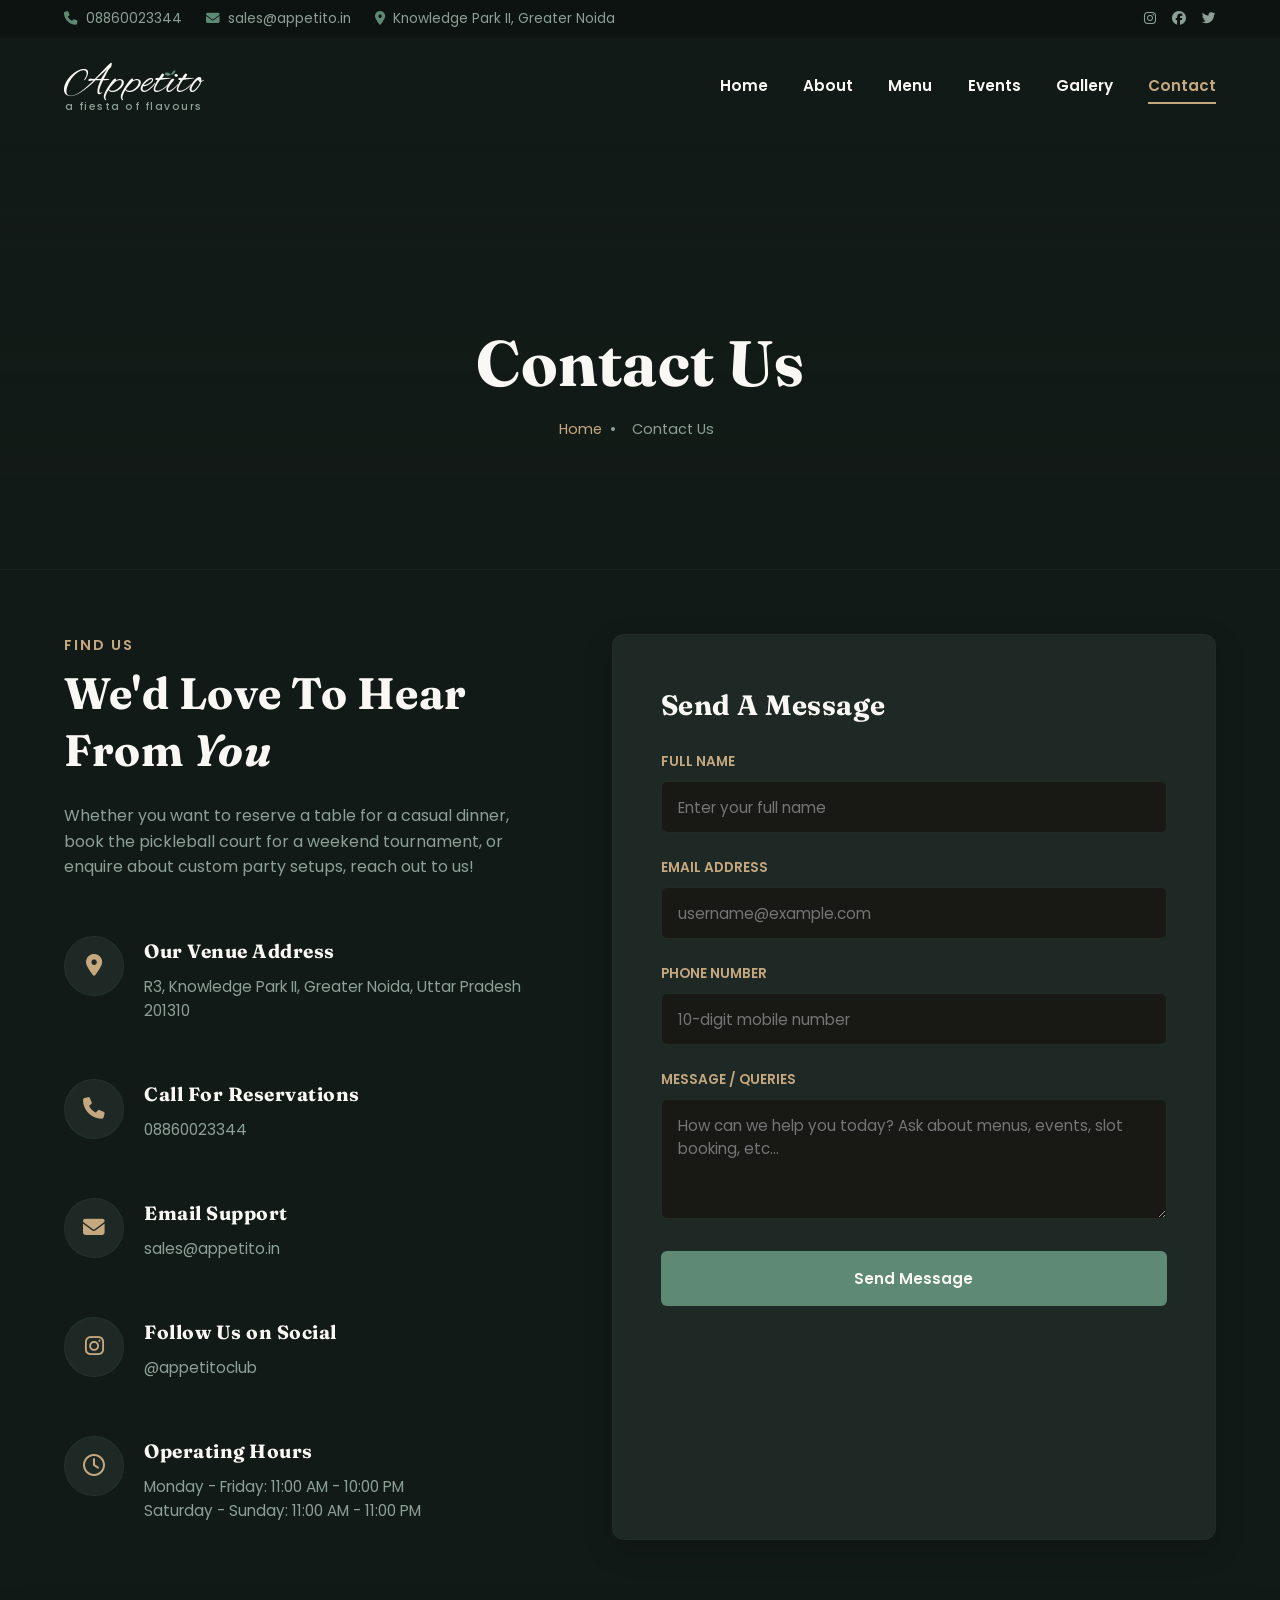
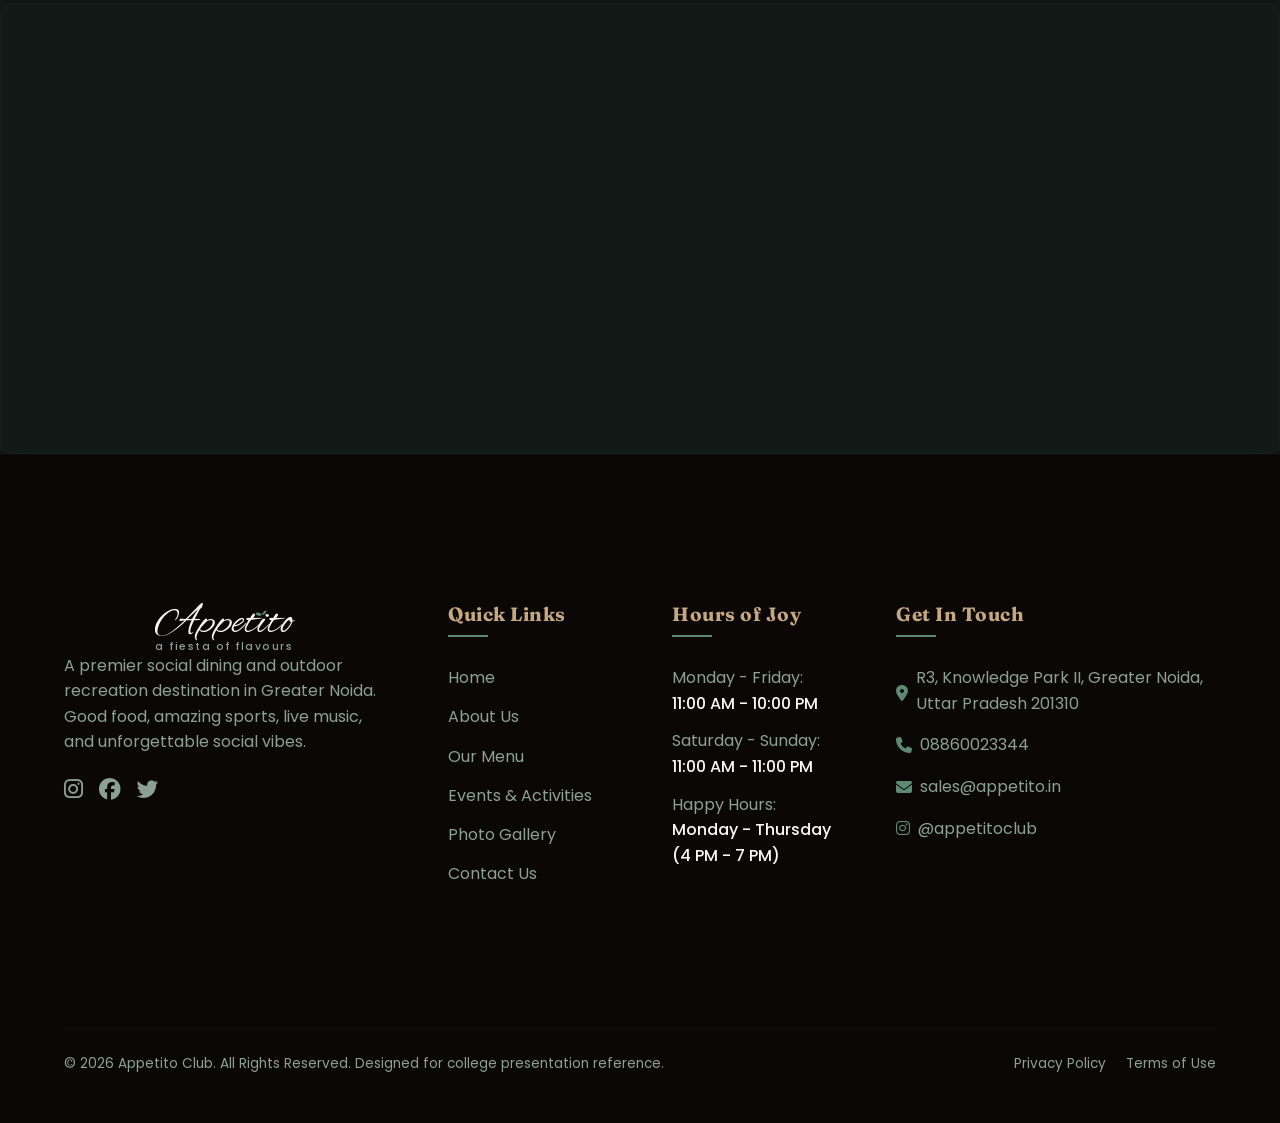
<file: contact.html>
<!DOCTYPE html>
<html lang="en">
<head>
  <meta charset="UTF-8">
  <meta name="viewport" content="width=device-width, initial-scale=1.0">
  <title>Contact Us | Appetito Club</title>
  <!-- SEO Meta Tags -->
  <meta name="description" content="Get in touch with Appetito Club in Greater Noida. Book tables, enquire about party events, sports, or view our location map.">
  
  <!-- Google Fonts -->
  <link rel="preconnect" href="https://fonts.googleapis.com">
  <link rel="preconnect" href="https://fonts.gstatic.com" crossorigin>
  <link href="https://fonts.googleapis.com/css2?family=Alex+Brush&family=Fraunces:ital,opsz,wght@0,9..144,400..900;1,9..144,400..900&family=Poppins:wght@300;400;500;600;700;800&family=Work+Sans:wght@400;500;600&display=swap" rel="stylesheet">
  
  <!-- Font Awesome Icons -->
  <link rel="stylesheet" href="https://cdnjs.cloudflare.com/ajax/libs/font-awesome/6.4.0/css/all.min.css">
  
  <!-- Custom Stylesheet -->
  <link rel="stylesheet" href="css/style.css">
</head>
<body>

  <!-- ==========================================
     Top Contact & Info Bar
     ========================================== -->
  <div class="top-bar">
    <div class="top-bar-content">
      <div class="top-info-left">
        <span class="info-item">
          <i class="fa-solid fa-phone"></i> 
          <a href="tel:08860023344">08860023344</a>
        </span>
        <span class="info-item">
          <i class="fa-solid fa-envelope"></i> 
          <a href="mailto:sales@appetito.in">sales@appetito.in</a>
        </span>
        <span class="info-item">
          <i class="fa-solid fa-location-dot"></i> 
          <span>Knowledge Park II, Greater Noida</span>
        </span>
      </div>
      <div class="social-links">
        <a href="https://instagram.com/appetitoclub" target="_blank" aria-label="Instagram"><i class="fa-brands fa-instagram"></i></a>
        <a href="#" aria-label="Facebook"><i class="fa-brands fa-facebook"></i></a>
        <a href="#" aria-label="Twitter"><i class="fa-brands fa-twitter"></i></a>
      </div>
    </div>
  </div>

  <!-- ==========================================
     Sticky Navigation Header
     ========================================== -->
  <header>
    <nav class="navbar">
      <div class="navbar-container">
        <a href="index.html" class="logo-brand">
          <div class="logo-main-wrapper">
            <span class="logo-main-text">Appetito</span>
            <svg class="logo-leaves-svg" viewBox="0 0 24 24" xmlns="http://www.w3.org/2000/svg">
              <path d="M12,12 C9.5,8 6,8 4.5,10 C6,12.5 9,13 12,12 Z"></path>
              <path d="M12,12 C13,8.5 15.5,6.5 18,7 C17.5,9.5 15,12 12,12 Z"></path>
            </svg>
          </div>
          <div class="logo-sub-text">a fiesta of flavours</div>
        </a>
        
        <ul class="nav-menu">
          <li><a href="index.html" class="nav-link">Home</a></li>
          <li><a href="about.html" class="nav-link">About</a></li>
          <li><a href="menu.html" class="nav-link">Menu</a></li>
          <li><a href="events.html" class="nav-link">Events</a></li>
          <li><a href="gallery.html" class="nav-link">Gallery</a></li>
          <li><a href="contact.html" class="nav-link active">Contact</a></li>
        </ul>
        
        <button class="hamburger" aria-label="Toggle navigation menu">
          <i class="fa-solid fa-bars"></i>
        </button>
      </div>
    </nav>
  </header>

  <!-- ==========================================
     Sub-page Banner
     ========================================== -->
  <section class="page-banner">
    <div class="container reveal">
      <h1>Contact Us</h1>
      <div class="breadcrumbs">
        <a href="index.html">Home</a><span>&bull;</span><span>Contact Us</span>
      </div>
    </div>
  </section>

  <!-- ==========================================
     Contact Grid Section
     ========================================== -->
  <section class="container reveal">
    <div class="contact-grid">
      
      <!-- Left Column: Contact details -->
      <div class="contact-info-list reveal delay-1">
        <div>
          <span class="section-tagline">Find Us</span>
          <h2>We'd Love To Hear <br>From <em>You</em></h2>
          <p>Whether you want to reserve a table for a casual dinner, book the pickleball court for a weekend tournament, or enquire about custom party setups, reach out to us!</p>
        </div>
        
        <!-- Detail Block 1 -->
        <div class="contact-block">
          <div class="contact-block-icon">
            <i class="fa-solid fa-location-dot"></i>
          </div>
          <div class="contact-block-details">
            <h3>Our Venue Address</h3>
            <p>R3, Knowledge Park II, Greater Noida, Uttar Pradesh 201310</p>
          </div>
        </div>

        <!-- Detail Block 2 -->
        <div class="contact-block">
          <div class="contact-block-icon">
            <i class="fa-solid fa-phone"></i>
          </div>
          <div class="contact-block-details">
            <h3>Call For Reservations</h3>
            <p><a href="tel:08860023344">08860023344</a></p>
          </div>
        </div>

        <!-- Detail Block 3 -->
        <div class="contact-block">
          <div class="contact-block-icon">
            <i class="fa-solid fa-envelope"></i>
          </div>
          <div class="contact-block-details">
            <h3>Email Support</h3>
            <p><a href="mailto:sales@appetito.in">sales@appetito.in</a></p>
          </div>
        </div>

        <!-- Detail Block 4 -->
        <div class="contact-block">
          <div class="contact-block-icon">
            <i class="fa-brands fa-instagram"></i>
          </div>
          <div class="contact-block-details">
            <h3>Follow Us on Social</h3>
            <p><a href="https://instagram.com/appetitoclub" target="_blank">@appetitoclub</a></p>
          </div>
        </div>

        <!-- Detail Block 5 -->
        <div class="contact-block">
          <div class="contact-block-icon">
            <i class="fa-regular fa-clock"></i>
          </div>
          <div class="contact-block-details">
            <h3>Operating Hours</h3>
            <p>Monday - Friday: 11:00 AM - 10:00 PM <br>Saturday - Sunday: 11:00 AM - 11:00 PM</p>
          </div>
        </div>
      </div>
      
      <!-- Right Column: Interactive Form -->
      <div class="contact-form-wrapper reveal delay-2">
        <h3>Send A Message</h3>
        <form id="contactForm" novalidate>
          <div class="form-group">
            <label for="contact-name">Full Name</label>
            <input type="text" id="contact-name" class="form-control" placeholder="Enter your full name" required>
            <div class="error-msg"></div>
          </div>
          
          <div class="form-group">
            <label for="contact-email">Email Address</label>
            <input type="email" id="contact-email" class="form-control" placeholder="username@example.com" required>
            <div class="error-msg"></div>
          </div>
          
          <div class="form-group">
            <label for="contact-phone">Phone Number</label>
            <input type="tel" id="contact-phone" class="form-control" placeholder="10-digit mobile number" required>
            <div class="error-msg"></div>
          </div>
          
          <div class="form-group">
            <label for="contact-message">Message / Queries</label>
            <textarea id="contact-message" class="form-control" placeholder="How can we help you today? Ask about menus, events, slot booking, etc..." required></textarea>
            <div class="error-msg"></div>
          </div>
          
          <button type="submit" class="btn btn-primary" style="width: 100%; border-radius: 6px;">Send Message</button>
        </form>
      </div>
      
    </div>
  </section>

  <!-- ==========================================
     Google Map Section
     ========================================== -->
  <section class="map-section reveal">
    <div class="map-container">
      <iframe src="https://www.google.com/maps/embed?pb=!1m18!1m12!1m3!1d3504.6067098485293!2d77.49132227632616!3d28.491344675742686!2m3!1f0!2f0!3f0!3m2!1i1024!2i768!4f13.1!3m3!1m2!1s0x390cc1ff87c88cd3%3A0x9d5e3f46f3630f97!2sKnowledge%20Park%20II%2C%20Greater%20Noida%2C%20Uttar%20Pradesh%20201310!5e0!3m2!1sen!2sin!4v1718974500000!5m2!1sen!2sin" allowfullscreen="" loading="lazy"></iframe>
    </div>
  </section>

  <!-- ==========================================
     Footer Section
     ========================================== -->
  <footer>
    <div class="footer-grid container">
      <!-- Footer Col 1 -->
      <div class="footer-col">
        <a href="index.html" class="logo-brand">
          <div class="logo-main-wrapper">
            <span class="logo-main-text">Appetito</span>
            <svg class="logo-leaves-svg" viewBox="0 0 24 24" xmlns="http://www.w3.org/2000/svg">
              <path d="M12,12 C9.5,8 6,8 4.5,10 C6,12.5 9,13 12,12 Z"></path>
              <path d="M12,12 C13,8.5 15.5,6.5 18,7 C17.5,9.5 15,12 12,12 Z"></path>
            </svg>
          </div>
          <div class="logo-sub-text">a fiesta of flavours</div>
        </a>
        <p>A premier social dining and outdoor recreation destination in Greater Noida. Good food, amazing sports, live music, and unforgettable social vibes.</p>
        <div class="social-links" style="margin-top: 1.5rem;">
          <a href="https://instagram.com/appetitoclub" target="_blank" aria-label="Instagram"><i class="fa-brands fa-instagram" style="font-size: 1.35rem;"></i></a>
          <a href="#" aria-label="Facebook"><i class="fa-brands fa-facebook" style="font-size: 1.35rem;"></i></a>
          <a href="#" aria-label="Twitter"><i class="fa-brands fa-twitter" style="font-size: 1.35rem;"></i></a>
        </div>
      </div>
      
      <!-- Footer Col 2 -->
      <div class="footer-col">
        <h4>Quick Links</h4>
        <ul class="footer-links">
          <li><a href="index.html">Home</a></li>
          <li><a href="about.html">About Us</a></li>
          <li><a href="menu.html">Our Menu</a></li>
          <li><a href="events.html">Events &amp; Activities</a></li>
          <li><a href="gallery.html">Photo Gallery</a></li>
          <li><a href="contact.html">Contact Us</a></li>
        </ul>
      </div>
      
      <!-- Footer Col 3 -->
      <div class="footer-col footer-hours">
        <h4>Hours of Joy</h4>
        <p>Monday - Friday: <br><span>11:00 AM - 10:00 PM</span></p>
        <p>Saturday - Sunday: <br><span>11:00 AM - 11:00 PM</span></p>
        <p>Happy Hours: <br><span>Monday - Thursday (4 PM - 7 PM)</span></p>
      </div>
      
      <!-- Footer Col 4 -->
      <div class="footer-col">
        <h4>Get In Touch</h4>
        <div class="footer-contact-details" style="display: flex; flex-direction: column; gap: 1rem;">
          <div class="info-item">
            <i class="fa-solid fa-location-dot" style="margin-top: 0.25rem;"></i>
            <span>R3, Knowledge Park II, Greater Noida, Uttar Pradesh 201310</span>
          </div>
          <div class="info-item">
            <i class="fa-solid fa-phone"></i>
            <a href="tel:08860023344">08860023344</a>
          </div>
          <div class="info-item">
            <i class="fa-solid fa-envelope"></i>
            <a href="mailto:sales@appetito.in">sales@appetito.in</a>
          </div>
          <div class="info-item">
            <i class="fa-brands fa-instagram"></i>
            <a href="https://instagram.com/appetitoclub" target="_blank">@appetitoclub</a>
          </div>
        </div>
      </div>
    </div>
    
    <div class="footer-bottom container" style="padding-top: 1.5rem; padding-bottom: 0;">
      <p>&copy; 2026 Appetito Club. All Rights Reserved. Designed for college presentation reference.</p>
      <p>
        <a href="#" style="margin-right: 1rem;">Privacy Policy</a>
        <a href="#">Terms of Use</a>
      </p>
    </div>
  </footer>

  <!-- Main JavaScript -->
  <script src="js/script.js"></script>
</body>
</html>
</file>
<file: css/style.css>
/* 
   Appetito Club - Styling Sheet
   College Project Presentation Reference
   Contains styling for layout, components, custom animations, transitions, and responsive styles.
*/

/* ==========================================
   1. Design Tokens & CSS Variables
   ========================================== */
:root {
  /* Color Palette */
  --bg-primary: #121A17;      /* Deep Forest Slate Green */
  --bg-secondary: #1E2824;    /* Cozy Dark Sage Card Bg */
  --bg-light: #1E2824;        /* Cozy Dark Sage Background */
  --bg-dark: #0D1311;         /* Extra Deep Charcoal for Hero/Footer */
  
  --accent-terracotta: #5E8A75; /* Sage Leaf Green */
  --accent-gold: #C5A880;       /* Warm Antique Gold */
  
  --text-light: #FAF8F5;      /* High-Contrast Cream Text for Headings */
  --text-muted: #8CA097;      /* Muted Sage-Grey Text */
  --text-dark: #E2EAE6;       /* Soft Cream Text for Body Copy */
  
  /* Typography */
  --font-heading: 'Fraunces', 'Playfair Display', Georgia, serif;
  --font-body: 'Poppins', 'Work Sans', sans-serif;
  
  /* Layout & Spacing */
  --header-height: 80px;
  --transition-smooth: all 0.4s cubic-bezier(0.25, 0.46, 0.45, 0.94);
  --border-radius: 12px;
  --shadow-premium: 0 10px 30px rgba(0, 0, 0, 0.2);
  --shadow-glow: 0 0 20px rgba(94, 138, 117, 0.15);
}

/* ==========================================
   2. Base Reset & Typography Setup
   ========================================== */
*, *::before, *::after {
  margin: 0;
  padding: 0;
  box-sizing: border-box;
}

html {
  scroll-behavior: smooth;
}

body {
  background-color: var(--bg-primary);
  color: var(--text-dark);
  font-family: var(--font-body);
  font-size: 16px;
  line-height: 1.6;
  overflow-x: hidden;
}

h1, h2, h3, h4, h5, h6 {
  font-family: var(--font-heading);
  font-weight: 700;
  letter-spacing: 0.5px;
  color: var(--text-light);
}

h1 {
  font-size: 3.5rem;
  line-height: 1.2;
}

h2 {
  font-size: 2.75rem;
  line-height: 1.3;
  margin-bottom: 1.5rem;
}

p {
  color: var(--text-muted);
  margin-bottom: 1rem;
}

a {
  text-decoration: none;
  color: inherit;
  transition: var(--transition-smooth);
}

/* ==========================================
   3. Shared & Decorative Components
   ========================================== */
.container {
  width: 90%;
  max-width: 1200px;
  margin: 0 auto;
  padding: 4rem 0;
}

/* Dynamic Scroll Animations via Intersection Observer */
.reveal {
  opacity: 0;
  transform: translateY(40px);
  transition: opacity 0.8s ease, transform 0.8s ease;
}

.reveal.active {
  opacity: 1;
  transform: translateY(0);
}

.delay-1 { transition-delay: 0.15s; }
.delay-2 { transition-delay: 0.3s; }
.delay-3 { transition-delay: 0.45s; }

/* Custom Buttons with Glow & Hover Effects */
.btn {
  display: inline-flex;
  align-items: center;
  justify-content: center;
  padding: 0.9rem 2.2rem;
  font-family: var(--font-body);
  font-weight: 600;
  font-size: 0.95rem;
  border-radius: 50px;
  cursor: pointer;
  transition: var(--transition-smooth);
  border: 2px solid transparent;
}

.btn-primary {
  background-color: var(--accent-terracotta);
  color: var(--text-light);
}

.btn-primary:hover {
  transform: translateY(-3px) scale(1.03);
  box-shadow: var(--shadow-glow);
  background-color: #e8703a;
}

.btn-secondary {
  background-color: transparent;
  color: var(--accent-gold);
  border-color: var(--accent-gold);
}

.btn-secondary:hover {
  background-color: var(--accent-gold);
  color: var(--bg-primary);
  transform: translateY(-3px) scale(1.03);
  box-shadow: 0 0 20px rgba(212, 162, 78, 0.3);
}

/* Section Header styling */
.section-header {
  text-align: center;
  max-width: 700px;
  margin: 0 auto 4rem;
}

.section-tagline {
  color: var(--accent-gold);
  text-transform: uppercase;
  font-size: 0.9rem;
  font-weight: 600;
  letter-spacing: 2px;
  margin-bottom: 0.5rem;
  display: block;
}

.section-title {
  position: relative;
  display: inline-block;
  padding-bottom: 1rem;
}

.section-title::after {
  content: '';
  position: absolute;
  bottom: 0;
  left: 50%;
  transform: translateX(-50%);
  width: 80px;
  height: 3px;
  background: linear-gradient(90deg, var(--accent-terracotta), var(--accent-gold));
}

/* ==========================================
   4. Sticky Navbar & Contact Info Bar
   ========================================== */
.top-bar {
  background-color: var(--bg-dark);
  border-bottom: 1px solid rgba(94, 138, 117, 0.06);
  padding: 0.5rem 0;
  font-size: 0.85rem;
}

.top-bar-content {
  display: flex;
  justify-content: space-between;
  align-items: center;
  width: 90%;
  max-width: 1200px;
  margin: 0 auto;
}

.top-info-left {
  display: flex;
  gap: 1.5rem;
}

.info-item {
  display: flex;
  align-items: center;
  gap: 0.5rem;
  color: var(--text-muted);
}

.info-item i {
  color: var(--accent-terracotta);
}

.info-item a:hover {
  color: var(--accent-terracotta);
}

.social-links {
  display: flex;
  gap: 1rem;
}

.social-links a {
  color: var(--text-muted);
}

.social-links a:hover {
  color: var(--accent-terracotta);
}

header {
  position: sticky;
  top: 0;
  z-index: 1000;
  transition: var(--transition-smooth);
}

.navbar {
  background-color: transparent;
  padding: 1.25rem 0;
  transition: var(--transition-smooth);
}

header.scrolled .navbar {
  background-color: rgba(18, 26, 23, 0.96);
  backdrop-filter: blur(12px);
  -webkit-backdrop-filter: blur(12px);
  padding: 0.85rem 0;
  box-shadow: 0 5px 25px rgba(0, 0, 0, 0.25);
  border-bottom: 1px solid rgba(94, 138, 117, 0.1);
}

.navbar-container {
  display: flex;
  justify-content: space-between;
  align-items: center;
  width: 90%;
  max-width: 1200px;
  margin: 0 auto;
}

.logo-brand {
  display: flex;
  flex-direction: column;
  align-items: center;
  line-height: 1;
  text-decoration: none;
  position: relative;
  transition: var(--transition-smooth);
}

.logo-main-wrapper {
  position: relative;
  display: inline-block;
  padding-top: 5px;
}

.logo-main-text {
  font-family: 'Alex Brush', cursive;
  font-size: 2.6rem;
  color: var(--text-light); /* Cream white */
  font-weight: 400;
  letter-spacing: 1px;
  transition: var(--transition-smooth);
}

.logo-leaves-svg {
  position: absolute;
  top: 6px;
  right: 22px; /* Positioned exactly on top of the 'ti' */
  width: 20px;
  height: 20px;
  fill: var(--accent-terracotta);
  transform: rotate(-5deg);
  transition: var(--transition-smooth);
}

.logo-sub-text {
  font-family: var(--font-body);
  font-size: 0.65rem;
  letter-spacing: 1.5px;
  text-transform: lowercase;
  color: var(--text-muted);
  margin-top: -3px;
  font-weight: 500;
  transition: var(--transition-smooth);
}

/* Sizing updates on scroll state */
header.scrolled .logo-main-text {
  font-size: 2.2rem;
}

header.scrolled .logo-leaves-svg {
  top: 5px;
  right: 18px;
  width: 17px;
  height: 17px;
}

header.scrolled .logo-sub-text {
  font-size: 0.55rem;
  letter-spacing: 1px;
  margin-top: -2px;
}

.nav-menu {
  display: flex;
  list-style: none;
  gap: 2.2rem;
}

.nav-link {
  font-size: 0.95rem;
  font-weight: 550;
  color: var(--text-light); /* Always light cream */
  position: relative;
  padding: 0.5rem 0;
  transition: var(--transition-smooth);
}

.nav-link:hover, .nav-link.active {
  color: var(--accent-gold) !important;
}

.nav-link::after {
  content: '';
  position: absolute;
  bottom: 0;
  left: 0;
  width: 0;
  height: 2px;
  background-color: var(--accent-gold);
  transition: var(--transition-smooth);
}

.nav-link:hover::after, .nav-link.active::after {
  width: 100%;
}

.hamburger {
  display: none;
  cursor: pointer;
  background: none;
  border: none;
  color: var(--text-light);
  font-size: 1.5rem;
}

/* ==========================================
   5. Hero Section & Parallax
   ========================================== */
.hero {
  position: relative;
  height: 90vh;
  min-height: 600px;
  display: flex;
  align-items: center;
  overflow: hidden;
}

.hero-bg {
  position: absolute;
  top: 0;
  left: 0;
  width: 100%;
  height: 120%; /* Large for parallax */
  background-size: cover;
  background-position: center;
  z-index: -2;
  will-change: transform;
}

.hero-overlay {
  position: absolute;
  top: 0;
  left: 0;
  width: 100%;
  height: 100%;
  background: linear-gradient(
    to bottom,
    rgba(21, 15, 13, 0.4) 0%,
    rgba(21, 15, 13, 0.85) 80%,
    var(--bg-primary) 100%
  );
  z-index: -1;
}

.hero-content {
  width: 90%;
  max-width: 1200px;
  margin: 0 auto;
  text-align: left;
}

.hero-tag {
  color: var(--accent-gold);
  text-transform: uppercase;
  letter-spacing: 3px;
  font-weight: 600;
  margin-bottom: 1rem;
  display: inline-block;
  font-size: 0.95rem;
}

.hero h1 {
  font-size: 4.5rem;
  max-width: 800px;
  margin-bottom: 1.5rem;
  text-shadow: 2px 4px 10px rgba(0, 0, 0, 0.5);
}

.hero h1 em {
  font-family: var(--font-heading);
  font-style: italic;
  font-weight: 400;
  color: var(--accent-terracotta);
}

.hero p {
  font-size: 1.25rem;
  max-width: 600px;
  color: var(--text-light);
  margin-bottom: 2.5rem;
  text-shadow: 1px 2px 5px rgba(0, 0, 0, 0.5);
}

.hero-ctas {
  display: flex;
  gap: 1.5rem;
}

/* ==========================================
   6. Scrolling Marquee Divider
   ========================================== */
.marquee-container {
  overflow: hidden;
  background-color: var(--accent-terracotta);
  color: var(--text-light);
  padding: 1rem 0;
  white-space: nowrap;
  position: relative;
  display: flex;
}

.marquee-content {
  display: inline-block;
  animation: marquee 25s linear infinite;
  font-family: var(--font-heading);
  font-weight: 800;
  font-size: 1.25rem;
  text-transform: uppercase;
  letter-spacing: 2px;
}

.marquee-content span {
  display: inline-block;
  padding: 0 2rem;
}

@keyframes marquee {
  0% { transform: translateX(0%); }
  100% { transform: translateX(-50%); }
}

/* ==========================================
   7. About Preview Section
   ========================================== */
.about-preview {
  display: grid;
  grid-template-columns: 1fr 1fr;
  gap: 4rem;
  align-items: center;
}

.about-preview-img {
  position: relative;
  border-radius: var(--border-radius);
  overflow: hidden;
  box-shadow: var(--shadow-premium);
}

.about-preview-img img {
  width: 100%;
  height: auto;
  display: block;
  transition: var(--transition-smooth);
}

.about-preview-img::before {
  content: '';
  position: absolute;
  top: 15px;
  left: 15px;
  right: 15px;
  bottom: 15px;
  border: 2px solid var(--accent-gold);
  border-radius: calc(var(--border-radius) - 4px);
  z-index: 1;
  pointer-events: none;
}

.about-preview-content h2 em {
  font-style: italic;
  font-weight: 400;
  color: var(--accent-gold);
}

/* ==========================================
   8. What We Offer Section
   ========================================== */
.offers-grid {
  display: grid;
  grid-template-columns: repeat(3, 1fr);
  gap: 2rem;
}

.offer-card {
  background-color: var(--bg-secondary);
  border: 1px solid rgba(94, 138, 117, 0.05);
  padding: 3rem 2rem;
  border-radius: var(--border-radius);
  text-align: center;
  transition: var(--transition-smooth);
  box-shadow: 0 10px 30px rgba(0,0,0,0.15);
}

.offer-card:hover {
  transform: translateY(-10px);
  border-color: var(--accent-terracotta);
  box-shadow: var(--shadow-premium);
}

.offer-icon {
  font-size: 2.5rem;
  color: var(--accent-gold);
  margin-bottom: 1.5rem;
  display: inline-block;
  transition: var(--transition-smooth);
}

.offer-card:hover .offer-icon {
  transform: scale(1.15);
  color: var(--accent-terracotta);
}

.offer-card h3 {
  font-size: 1.35rem;
  margin-bottom: 1rem;
}

/* ==========================================
   9. Featured Menu Section (Cards)
   ========================================== */
.menu-grid {
  display: grid;
  grid-template-columns: repeat(2, 1fr);
  gap: 2rem;
}

.menu-card {
  display: flex;
  background-color: var(--bg-secondary);
  border-radius: var(--border-radius);
  overflow: hidden;
  box-shadow: 0 10px 30px rgba(0,0,0,0.15);
  transition: var(--transition-smooth);
  border: 1px solid rgba(94, 138, 117, 0.05);
}

.menu-card:hover {
  transform: translateY(-5px);
  border-color: var(--accent-gold);
  box-shadow: var(--shadow-premium);
}

.menu-card-img {
  width: 40%;
  position: relative;
  overflow: hidden;
}

.menu-card-img img {
  width: 100%;
  height: 100%;
  object-fit: cover;
  transition: var(--transition-smooth);
}

.menu-card:hover .menu-card-img img {
  transform: scale(1.08);
}

.menu-card-content {
  width: 60%;
  padding: 2rem;
  display: flex;
  flex-direction: column;
  justify-content: space-between;
}

.menu-card-header {
  display: flex;
  justify-content: space-between;
  align-items: flex-start;
  gap: 1rem;
  margin-bottom: 0.75rem;
}

.menu-card-title {
  font-size: 1.25rem;
  color: var(--text-light);
}

.menu-card-price {
  font-family: var(--font-heading);
  font-size: 1.25rem;
  font-weight: 700;
  color: var(--accent-gold);
}

.menu-card-desc {
  font-size: 0.9rem;
  margin-bottom: 1.25rem;
}

.menu-card-tags {
  display: flex;
  gap: 0.5rem;
}

.menu-tag {
  font-size: 0.75rem;
  background-color: rgba(217, 98, 43, 0.15);
  color: var(--accent-terracotta);
  padding: 0.25rem 0.65rem;
  border-radius: 20px;
  font-weight: 600;
  text-transform: uppercase;
}

.menu-tag.gold {
  background-color: rgba(212, 162, 78, 0.15);
  color: var(--accent-gold);
}

/* ==========================================
   10. Animated Stats Section
   ========================================== */
.stats-section {
  background: linear-gradient(rgba(21, 15, 13, 0.9), rgba(21, 15, 13, 0.9)), url('https://images.unsplash.com/photo-1517248135467-4c7edcad34c4?auto=format&fit=crop&q=80&w=1200') center/cover fixed;
  border-top: 1px solid rgba(94, 138, 117, 0.05);
  border-bottom: 1px solid rgba(94, 138, 117, 0.05);
}

.stats-grid {
  display: grid;
  grid-template-columns: repeat(4, 1fr);
  gap: 2rem;
  text-align: center;
}

.stat-item h3 {
  font-family: var(--font-heading);
  font-size: 3.5rem;
  color: var(--accent-terracotta);
  margin-bottom: 0.5rem;
}

.stat-item p {
  color: var(--text-light);
  font-weight: 500;
  text-transform: uppercase;
  font-size: 0.9rem;
  letter-spacing: 1px;
}

/* ==========================================
   11. Testimonials Section (Carousel)
   ========================================== */
.carousel-wrapper {
  position: relative;
  max-width: 800px;
  margin: 0 auto;
  overflow: hidden;
}

.carousel-track {
  display: flex;
  transition: transform 0.6s cubic-bezier(0.25, 0.46, 0.45, 0.94);
}

.carousel-slide {
  min-width: 100%;
  box-sizing: border-box;
  padding: 1rem;
}

.testimonial-card {
  background-color: var(--bg-secondary);
  padding: 3rem;
  border-radius: var(--border-radius);
  text-align: center;
  box-shadow: 0 10px 30px rgba(0,0,0,0.15);
  border: 1px solid rgba(94, 138, 117, 0.05);
}

.testimonial-stars {
  color: var(--accent-gold);
  margin-bottom: 1.5rem;
  font-size: 1.1rem;
}

.testimonial-text {
  font-family: var(--font-heading);
  font-size: 1.35rem;
  color: var(--text-light);
  font-style: italic;
  margin-bottom: 2rem;
}

.testimonial-author {
  font-weight: 600;
  color: var(--accent-terracotta);
  margin-bottom: 0.25rem;
}

.testimonial-role {
  font-size: 0.85rem;
  color: var(--text-muted);
}

.carousel-controls {
  display: flex;
  justify-content: center;
  gap: 1rem;
  margin-top: 2rem;
}

.carousel-btn {
  background-color: var(--bg-secondary);
  border: 1px solid rgba(94, 138, 117, 0.1);
  color: var(--text-light);
  width: 45px;
  height: 45px;
  border-radius: 50%;
  cursor: pointer;
  display: flex;
  align-items: center;
  justify-content: center;
  transition: var(--transition-smooth);
}

.carousel-btn:hover {
  background-color: var(--accent-terracotta);
  border-color: var(--accent-terracotta);
  color: var(--text-light);
}

/* ==========================================
   12. Instagram Section
   ========================================== */
.insta-grid {
  display: grid;
  grid-template-columns: repeat(6, 1fr);
  gap: 1rem;
  margin-top: 2rem;
}

.insta-item {
  position: relative;
  aspect-ratio: 1;
  overflow: hidden;
  border-radius: var(--border-radius);
}

.insta-item img {
  width: 100%;
  height: 100%;
  object-fit: cover;
  transition: var(--transition-smooth);
}

.insta-overlay {
  position: absolute;
  top: 0;
  left: 0;
  width: 100%;
  height: 100%;
  background-color: rgba(21, 15, 13, 0.85);
  display: flex;
  align-items: center;
  justify-content: center;
  opacity: 0;
  transition: var(--transition-smooth);
  color: var(--accent-gold);
  font-size: 1.5rem;
}

.insta-item:hover .insta-overlay {
  opacity: 1;
}

.insta-item:hover img {
  transform: scale(1.15);
}

/* ==========================================
   13. Call To Action (CTA) Banner
   ========================================== */
.cta-banner {
  background: linear-gradient(135deg, var(--bg-secondary) 0%, #150F0D 100%);
  border-top: 1px solid rgba(212, 162, 78, 0.15);
  border-bottom: 1px solid rgba(212, 162, 78, 0.15);
  text-align: center;
}

.cta-banner-content {
  max-width: 800px;
  margin: 0 auto;
  padding: 4rem 1.5rem;
}

.cta-banner h2 {
  font-size: 3rem;
  margin-bottom: 1.5rem;
}

.cta-banner p {
  font-size: 1.15rem;
  margin-bottom: 2.5rem;
  color: var(--text-light);
}

.cta-contact-info {
  display: flex;
  justify-content: center;
  gap: 3rem;
  margin-top: 2rem;
  flex-wrap: wrap;
}

.cta-contact-info .info-item {
  font-size: 1.2rem;
  font-weight: 600;
  color: var(--text-light);
}

.cta-contact-info .info-item i {
  font-size: 1.4rem;
}

/* ==========================================
   14. Footer Section
   ========================================== */
footer {
  background-color: #0b0706;
  border-top: 1px solid rgba(94, 138, 117, 0.05);
  padding: 5rem 0 2rem;
}

.footer-grid {
  display: grid;
  grid-template-columns: 2fr 1fr 1fr 2fr;
  gap: 4rem;
  margin-bottom: 4rem;
}

.footer-logo {
  display: inline-block;
  margin-bottom: 1.5rem;
}

.footer-logo .logo-main-text {
  font-size: 3rem;
}

.footer-logo .logo-leaves-svg {
  width: 23px;
  height: 23px;
  right: 25px;
  top: 7px;
}

.footer-logo .logo-sub-text {
  font-size: 0.72rem;
  letter-spacing: 2px;
}

.footer-col h4 {
  font-size: 1.2rem;
  color: var(--accent-gold);
  margin-bottom: 1.75rem;
  position: relative;
  padding-bottom: 0.5rem;
}

.footer-col h4::after {
  content: '';
  position: absolute;
  bottom: 0;
  left: 0;
  width: 40px;
  height: 2px;
  background-color: var(--accent-terracotta);
}

.footer-links {
  list-style: none;
}

.footer-links li {
  margin-bottom: 0.85rem;
}

.footer-links a {
  color: var(--text-muted);
}

.footer-links a:hover {
  color: var(--accent-gold);
  padding-left: 5px;
}

.footer-hours p {
  margin-bottom: 0.75rem;
}

.footer-hours span {
  color: var(--text-light);
  font-weight: 500;
}

.footer-bottom {
  border-top: 1px solid rgba(94, 138, 117, 0.08);
  padding-top: 2rem;
  display: flex;
  justify-content: space-between;
  align-items: center;
  font-size: 0.85rem;
  color: var(--text-muted);
}

/* ==========================================
   15. Page-Specific Sub-Banners
   ========================================== */
.page-banner {
  background: linear-gradient(rgba(18, 26, 23, 0.75), rgba(18, 26, 23, 0.96)), url('https://images.unsplash.com/photo-1555396273-367ea4eb4db5?auto=format&fit=crop&q=80&w=1000') center/cover;
  padding: 8rem 0 4rem;
  text-align: center;
  border-bottom: 1px solid rgba(94, 138, 117, 0.08);
}

.page-banner h1 {
  font-size: 4rem;
  margin-bottom: 1rem;
}

.breadcrumbs {
  font-size: 0.9rem;
  color: var(--text-muted);
}

.breadcrumbs a {
  color: var(--accent-gold);
}

.breadcrumbs span {
  margin: 0 0.5rem;
}

/* ==========================================
   16. Menu Page Filtering & Grid
   ========================================== */
.menu-filters {
  display: flex;
  justify-content: center;
  gap: 1rem;
  margin-bottom: 3.5rem;
  flex-wrap: wrap;
}

.filter-btn {
  background-color: var(--bg-secondary);
  border: 1px solid rgba(94, 138, 117, 0.1);
  color: var(--text-light);
  padding: 0.75rem 1.75rem;
  border-radius: 50px;
  cursor: pointer;
  font-weight: 600;
  transition: var(--transition-smooth);
}

.filter-btn:hover, .filter-btn.active {
  background-color: var(--accent-terracotta);
  border-color: var(--accent-terracotta);
  transform: translateY(-2px);
  box-shadow: var(--shadow-glow);
}

/* Filter animations */
.menu-item-wrapper {
  transition: opacity 0.4s ease, transform 0.4s ease, visibility 0.4s;
}

.menu-item-wrapper.hide {
  display: none;
  opacity: 0;
  transform: scale(0.9);
}

/* ==========================================
   17. Events Page Offerings & Modal
   ========================================== */
.events-list {
  display: grid;
  grid-template-columns: repeat(2, 1fr);
  gap: 3rem;
}

.event-big-card {
  background-color: var(--bg-secondary);
  border-radius: var(--border-radius);
  overflow: hidden;
  box-shadow: var(--shadow-premium);
  border: 1px solid rgba(94, 138, 117, 0.05);
  transition: var(--transition-smooth);
}

.event-big-card:hover {
  transform: translateY(-8px);
  border-color: var(--accent-terracotta);
}

.event-big-card-img {
  height: 300px;
  overflow: hidden;
}

.event-big-card-img img {
  width: 100%;
  height: 100%;
  object-fit: cover;
  transition: var(--transition-smooth);
}

.event-big-card:hover .event-big-card-img img {
  transform: scale(1.05);
}

.event-big-card-content {
  padding: 2.5rem;
}

.event-meta {
  display: flex;
  gap: 1.5rem;
  color: var(--accent-gold);
  font-size: 0.85rem;
  font-weight: 600;
  margin-bottom: 1rem;
}

.event-meta span {
  display: flex;
  align-items: center;
  gap: 0.4rem;
}

.event-big-card h3 {
  font-size: 1.75rem;
  margin-bottom: 1rem;
}

.event-big-card p {
  margin-bottom: 2rem;
}

/* Enquiry Modal styling */
.modal {
  position: fixed;
  top: 0;
  left: 0;
  width: 100%;
  height: 100%;
  background-color: rgba(21, 15, 13, 0.85);
  backdrop-filter: blur(8px);
  display: flex;
  justify-content: center;
  align-items: center;
  z-index: 2000;
  opacity: 0;
  pointer-events: none;
  transition: opacity 0.3s ease;
}

.modal.active {
  opacity: 1;
  pointer-events: all;
}

.modal-content {
  background-color: var(--bg-secondary);
  width: 90%;
  max-width: 550px;
  padding: 3rem;
  border-radius: var(--border-radius);
  border: 1px solid rgba(212, 162, 78, 0.2);
  box-shadow: var(--shadow-premium);
  position: relative;
  transform: scale(0.9);
  transition: transform 0.3s ease;
}

.modal.active .modal-content {
  transform: scale(1);
}

.close-modal {
  position: absolute;
  top: 1.5rem;
  right: 1.5rem;
  background: none;
  border: none;
  color: var(--text-muted);
  font-size: 1.5rem;
  cursor: pointer;
  transition: var(--transition-smooth);
}

.close-modal:hover {
  color: var(--accent-terracotta);
}

.modal-title {
  font-size: 2rem;
  margin-bottom: 0.5rem;
  color: var(--text-light);
}

.modal p {
  margin-bottom: 2rem;
}

/* ==========================================
   18. Forms & Inputs
   ========================================== */
.form-group {
  margin-bottom: 1.5rem;
}

.form-group label {
  display: block;
  font-size: 0.85rem;
  font-weight: 600;
  color: var(--accent-gold);
  margin-bottom: 0.5rem;
  text-transform: uppercase;
}

.form-control {
  width: 100%;
  background-color: rgba(21, 15, 13, 0.6);
  border: 1px solid rgba(94, 138, 117, 0.15);
  border-radius: 6px;
  padding: 0.85rem 1rem;
  color: var(--text-light);
  font-family: var(--font-body);
  font-size: 0.95rem;
  transition: var(--transition-smooth);
}

.form-control:focus {
  outline: none;
  border-color: var(--accent-terracotta);
  box-shadow: 0 0 10px rgba(217, 98, 43, 0.2);
}

textarea.form-control {
  min-height: 120px;
  resize: vertical;
}

/* Validation states */
.error-msg {
  color: #ff5252;
  font-size: 0.8rem;
  margin-top: 0.4rem;
  display: none;
}

.form-control.is-invalid {
  border-color: #ff5252;
}

.form-control.is-valid {
  border-color: #4caf50;
}

/* ==========================================
   19. Lightbox Photo Gallery
   ========================================== */
.gallery-grid {
  display: grid;
  grid-template-columns: repeat(3, 1fr);
  gap: 1.5rem;
}

.gallery-item {
  position: relative;
  aspect-ratio: 4/3;
  overflow: hidden;
  border-radius: var(--border-radius);
  box-shadow: 0 10px 25px rgba(0,0,0,0.15);
  border: 1px solid rgba(94, 138, 117, 0.05);
  cursor: pointer;
}

.gallery-item img {
  width: 100%;
  height: 100%;
  object-fit: cover;
  transition: var(--transition-smooth);
}

.gallery-item:hover img {
  transform: scale(1.08);
}

.gallery-item-overlay {
  position: absolute;
  top: 0;
  left: 0;
  width: 100%;
  height: 100%;
  background: linear-gradient(
    to bottom,
    rgba(21, 15, 13, 0.2) 0%,
    rgba(21, 15, 13, 0.85) 100%
  );
  display: flex;
  flex-direction: column;
  justify-content: flex-end;
  padding: 1.5rem;
  opacity: 0;
  transition: var(--transition-smooth);
}

.gallery-item:hover .gallery-item-overlay {
  opacity: 1;
}

.gallery-item-tag {
  color: var(--accent-gold);
  font-size: 0.75rem;
  font-weight: 700;
  text-transform: uppercase;
  margin-bottom: 0.25rem;
}

.gallery-item-title {
  color: var(--text-light);
  font-family: var(--font-heading);
  font-size: 1.2rem;
}

/* Lightbox modal */
.lightbox {
  position: fixed;
  top: 0;
  left: 0;
  width: 100%;
  height: 100%;
  background-color: rgba(11, 7, 6, 0.95);
  z-index: 2500;
  display: flex;
  flex-direction: column;
  justify-content: center;
  align-items: center;
  opacity: 0;
  pointer-events: none;
  transition: opacity 0.3s ease;
}

.lightbox.active {
  opacity: 1;
  pointer-events: all;
}

.lightbox-content {
  max-width: 80%;
  max-height: 75vh;
  position: relative;
  display: flex;
  justify-content: center;
  align-items: center;
}

.lightbox-img {
  max-width: 100%;
  max-height: 75vh;
  object-fit: contain;
  border-radius: var(--border-radius);
  box-shadow: 0 0 40px rgba(0, 0, 0, 0.8);
}

.lightbox-caption {
  color: var(--text-light);
  font-family: var(--font-heading);
  font-size: 1.4rem;
  margin-top: 1.5rem;
  text-align: center;
}

.lightbox-close {
  position: absolute;
  top: 2rem;
  right: 2rem;
  background: none;
  border: none;
  color: var(--text-light);
  font-size: 2rem;
  cursor: pointer;
}

.lightbox-nav {
  position: absolute;
  top: 50%;
  transform: translateY(-50%);
  background: rgba(255, 255, 255, 0.05);
  border: none;
  color: var(--text-light);
  font-size: 2.5rem;
  width: 60px;
  height: 60px;
  border-radius: 50%;
  cursor: pointer;
  display: flex;
  align-items: center;
  justify-content: center;
  transition: var(--transition-smooth);
}

.lightbox-nav:hover {
  background: var(--accent-terracotta);
}

.lightbox-prev {
  left: 2rem;
}

.lightbox-next {
  right: 2rem;
}

/* ==========================================
   20. Contact Page Grid & Map
   ========================================== */
.contact-grid {
  display: grid;
  grid-template-columns: 1fr 1.25fr;
  gap: 4rem;
}

.contact-info-list {
  display: flex;
  flex-direction: column;
  gap: 2.5rem;
}

.contact-block {
  display: flex;
  gap: 1.25rem;
}

.contact-block-icon {
  background-color: var(--bg-secondary);
  border: 1px solid rgba(94, 138, 117, 0.1);
  color: var(--accent-gold);
  width: 60px;
  height: 60px;
  border-radius: 50%;
  display: flex;
  align-items: center;
  justify-content: center;
  font-size: 1.35rem;
  flex-shrink: 0;
}

.contact-block-details h3 {
  font-size: 1.2rem;
  margin-bottom: 0.5rem;
  color: var(--text-light);
}

.contact-block-details p, .contact-block-details a {
  font-size: 0.95rem;
  color: var(--text-muted);
}

.contact-block-details a:hover {
  color: var(--accent-terracotta);
}

.contact-form-wrapper {
  background-color: var(--bg-secondary);
  padding: 3rem;
  border-radius: var(--border-radius);
  border: 1px solid rgba(94, 138, 117, 0.05);
  box-shadow: var(--shadow-premium);
}

.contact-form-wrapper h3 {
  font-size: 1.75rem;
  margin-bottom: 1.5rem;
  color: var(--text-light);
}

/* Map Section */
.map-section {
  padding-bottom: 0;
}

.map-container {
  height: 450px;
  border-radius: var(--border-radius);
  overflow: hidden;
  box-shadow: var(--shadow-premium);
  border: 1px solid rgba(94, 138, 117, 0.05);
}

.map-container iframe {
  width: 100%;
  height: 100%;
  border: 0;
}

/* ==========================================
   21. Responsive Styles (Media Queries)
   ========================================== */
@media (max-width: 1024px) {
  h1 { font-size: 3rem; }
  h2 { font-size: 2.25rem; }
  
  .offers-grid {
    grid-template-columns: repeat(2, 1fr);
  }
  
  .menu-grid {
    grid-template-columns: 1fr;
  }
  
  .footer-grid {
    grid-template-columns: repeat(2, 1fr);
    gap: 3rem;
  }
  
  .gallery-grid {
    grid-template-columns: repeat(2, 1fr);
  }
}

@media (max-width: 768px) {
  body { font-size: 15px; }
  .container { padding: 3rem 0; }
  
  /* Hide top bar on mobile/tablet to keep navbar clean and prevent height mismatch */
  .top-bar {
    display: none;
  }
  
  /* Mobile menu setup - now positioned directly below the header */
  .hamburger {
    display: block;
  }
  
  .nav-menu {
    position: fixed;
    top: var(--header-height);
    left: -100%;
    width: 100%;
    height: calc(100vh - var(--header-height));
    background-color: var(--bg-primary);
    flex-direction: column;
    align-items: center;
    padding-top: 3rem;
    gap: 2rem;
    transition: left 0.4s ease;
    z-index: 999;
    box-shadow: 0 10px 30px rgba(0,0,0,0.5);
  }
  
  .nav-menu.active {
    left: 0;
  }
  
  .hero {
    height: auto;
    min-height: 580px;
    padding: 7rem 0 5rem;
  }
  
  .hero h1 {
    font-size: 2.75rem;
  }
  
  .hero-ctas {
    flex-direction: column;
    gap: 1rem;
  }
  
  .about-preview {
    grid-template-columns: 1fr;
    gap: 3rem;
  }
  
  .stats-grid {
    grid-template-columns: repeat(2, 1fr);
    gap: 3rem 2rem;
  }
  
  .testimonial-card {
    padding: 2rem 1.5rem;
  }
  
  .testimonial-text {
    font-size: 1.15rem;
  }
  
  .insta-grid {
    grid-template-columns: repeat(3, 1fr);
  }
  
  .events-list {
    grid-template-columns: 1fr;
    gap: 2.5rem;
  }
  
  .contact-grid {
    grid-template-columns: 1fr;
    gap: 3rem;
  }
  
  .contact-form-wrapper {
    padding: 2rem 1.5rem;
  }
  
  /* Optimize Lightbox on mobile/tablet */
  .lightbox-nav {
    width: 45px;
    height: 45px;
    font-size: 1.5rem;
  }
  .lightbox-prev {
    left: 0.5rem;
  }
  .lightbox-next {
    right: 0.5rem;
  }
  .lightbox-content {
    max-width: 90%;
  }
  .lightbox-caption {
    font-size: 1.1rem;
    margin-top: 1rem;
  }
}

/* Stacking menu cards vertically for small tablets & mobile screens */
@media (max-width: 600px) {
  .menu-card {
    flex-direction: column;
  }
  
  .menu-card-img {
    width: 100%;
    height: 220px;
  }
  
  .menu-card-content {
    width: 100%;
    padding: 1.5rem;
  }
}

@media (max-width: 480px) {
  h1 { font-size: 2.25rem; }
  h2 { font-size: 1.85rem; }
  
  .hero {
    padding: 6rem 0 4rem;
    min-height: 520px;
  }
  
  .hero h1 {
    font-size: 2.00rem;
  }
  
  .offers-grid {
    grid-template-columns: 1fr;
  }
  
  .stats-grid {
    grid-template-columns: 1fr;
  }
  
  .insta-grid {
    grid-template-columns: repeat(2, 1fr);
  }
  
  .gallery-grid {
    grid-template-columns: 1fr;
  }
  
  .footer-grid {
    grid-template-columns: 1fr;
  }
  
  .footer-bottom {
    flex-direction: column;
    gap: 1rem;
    text-align: center;
  }
  
  .cta-banner h2 {
    font-size: 2rem;
  }
  
  .cta-contact-info {
    gap: 1.5rem;
  }
  
  .modal-content {
    padding: 2rem 1.5rem;
  }
  
  .modal-title {
    font-size: 1.6rem;
  }
}
</file>
